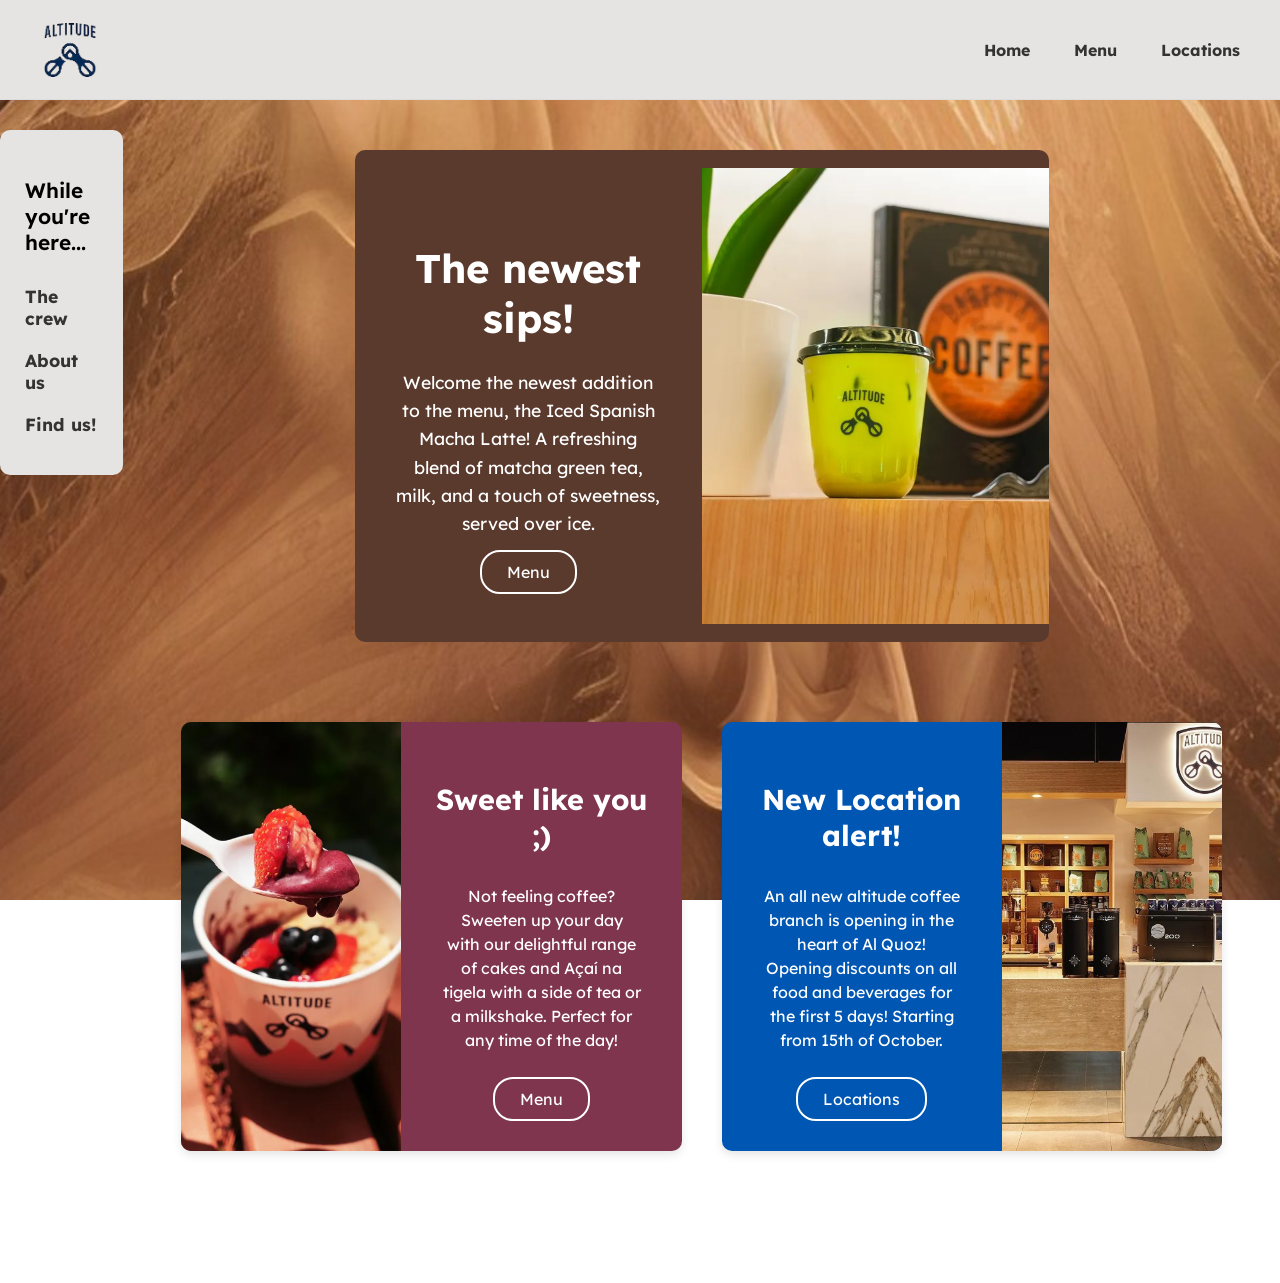
<file: index.html>
<!DOCTYPE html>
<html lang="en-US">
<head>
	<title>Altitude Home</title>
	<link rel="stylesheet" href="assets/CSS/style.css">
	<meta charset="UTF-8">

	<!-- Imports the Lexend font family from Google Fonts -->
	<link href="https://fonts.googleapis.com/css2?family=Lexend:wght@100..900&display=swap" rel="stylesheet">
</head>
<body class = "home-body">

	<!-- The header contains the logo centered at the top and the main navigation bar on the right side -->
	<header>
		<div class = "logo-container">
		<a href="index.html">
			<img src="assets/images/altitude_logo.png" alt="Altitude Coffee Logo" class="logo">
		</a>
		</div>
		<nav class="right-navigation-bar">
			<ul class="navigation">
				<li><a href="index.html">Home</a></li>
				<li><a href="menu.html">Menu</a></li>
				<li><a href="locations.html">Locations</a></li>
			</ul>
		</nav>
	</header>

	<!-- Wraps the main content and sidebar side-by-side -->
	<div class="content-wrapper">

		<!-- Contains quick links to other related pages such as “Meet the Crew” and “About Us” -->
        <aside class="sidebar">
			<h2 class="sidebar-heading">While you're here...</h2>
            <nav class="sidebar-navigation">
                <ul>
                    <li><a href="the_crew.html">The crew</a></li>
                    <li><a href="about.html">About us</a></li>
					<li><a href="locations.html">Find us!</a></li>
                </ul>
            </nav>
        </aside>

	<!-- Contains the homepage promotional content with two main promotional areas -->
	<main class="full-content">

	<!-- === Featured Promo Section === -->
    <!-- Displays the newest drink promotion with text and an image side by side -->
	<section class="promo-section">
		<div class="promo-text">
			<h2>The newest sips!</h2>
			<p>
			Welcome the newest addition to the menu, the Iced Spanish Macha Latte! 
			A refreshing blend of matcha green tea, milk, and a touch of sweetness, served over ice. 
			</p>
			<a href="menu.html" class="menu-button">Menu</a>
		</div>

		<div class="promo-image">
			<img src="assets/images/spanish_latte.png" alt="Iced Spanish Macha Latte">
		</div>
	</section>

	<!-- === Two-Column Promo Section === -->
    <!-- Displays two promotional cards side-by-side: one for desserts and one for new locations -->
	<section class="two-column-promo">
        
		<!-- Left promo card – features dessert and sweet items -->
        <div class="promo-card">
            <div class="card-image-container">
                <img src="assets/images/menu_pic.png" alt="menu pic 2" class="card-image">
            </div>
            <div class="card-content">
                <h3>Sweet like you ;)</h3>
                <p>
                Not feeling coffee? Sweeten up your day with our delightful range of cakes and Açaí na tigela
				with a side of tea or a milkshake. Perfect for any time of the day!
                </p>
				<a href="menu.html" class="menu-button-2">Menu</a>
            </div>
        </div>

		<!-- Right promo card – announces a new branch opening -->
        <div class="promo-card mirror">
            <div class="card-image-container">
                <img src="assets/images/locations.png" alt="locations image" class="card-image">
            </div>
            <div class="card-content">
                <h3>New Location alert!</h3>
                <p>
                An all new altitude coffee branch is opening in the heart of Al Quoz!
				Opening discounts on all food and beverages for the first 5 days! Starting from 15th of October.
                </p>
				<a href="locations.html" class="menu-button-2 mirror">Locations</a>
            </div>
        </div>

    </section>
	</main>
	</div>

	<!-- Displays copyright information at the bottom of the page -->
	<footer>
		<p>&copy; Copyright 2025 Altitude Coffee</p>
	</footer>
</body>
</html>
</file>
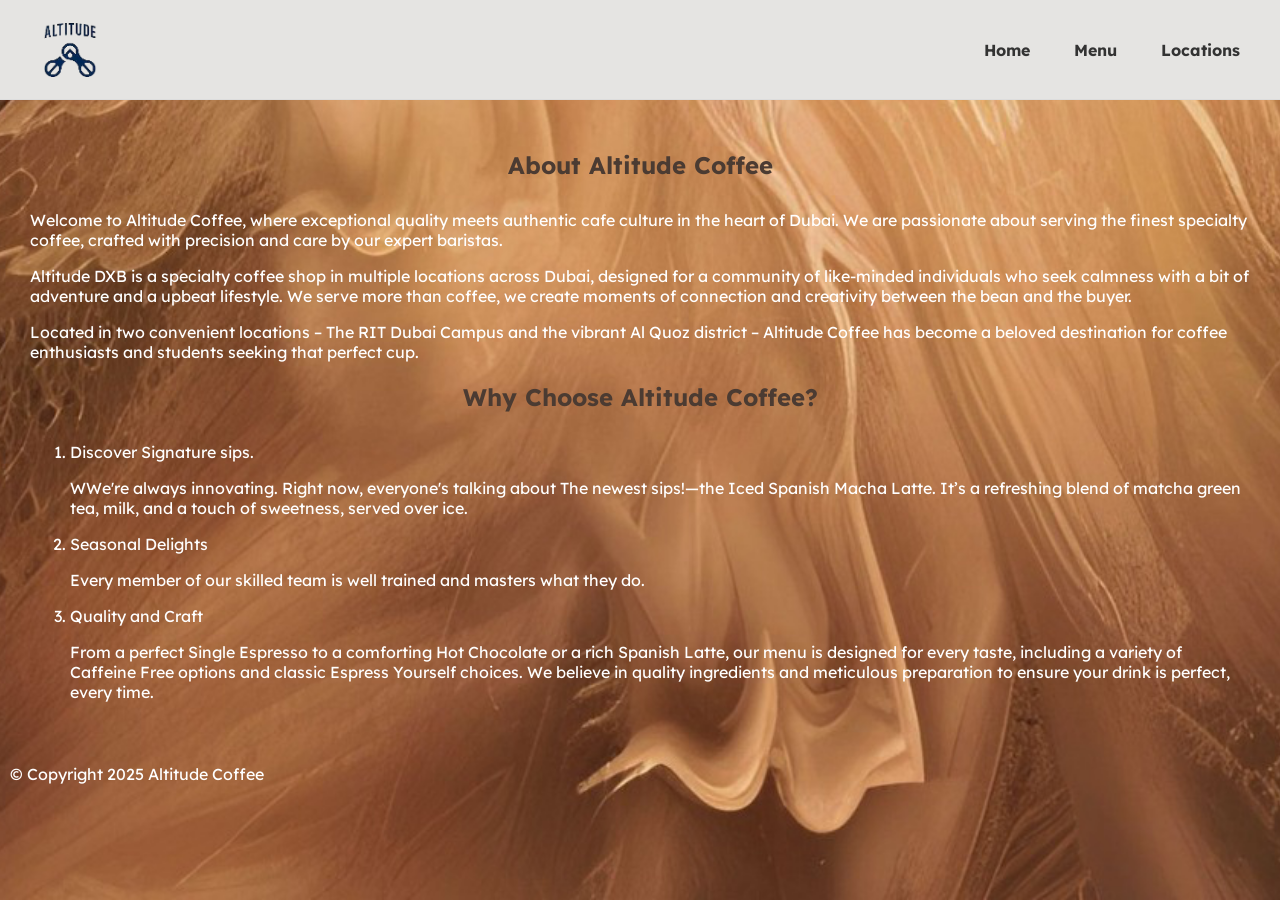
<file: about.html>
<!DOCTYPE html>
<html lang="en-US">
<head>
	<title>About Altitude Coffee</title>
	<link rel="stylesheet" href="assets/CSS/style.css">
	<meta charset="UTF-8">

	<!-- Imports the Lexend font family from Google Fonts -->
	<link href="https://fonts.googleapis.com/css2?family=Lexend:wght@100..900&display=swap" rel="stylesheet">
</head>
<body class = "about-body">

	<!-- The header contains the logo centered at the top and the main navigation bar on the right side -->
	<header>
		<div class = "logo-container">
		<a href="index.html">
			<img src="assets/images/altitude_logo.png" alt="Altitude Coffee Logo" class="logo">
		</a>
		</div>
		<nav class="right-navigation-bar">
			<ul class="navigation">
				<li><a href="index.html">Home</a></li>
				<li><a href="menu.html">Menu</a></li>
				<li><a href="locations.html">Locations</a></li>
			</ul>
		</nav>
	</header>

	<!-- Introduces Altitude Coffee, its concept, values, and key highlights -->
    <main class="full-content">
      <section class="main-content">

		<!-- About section describing the café’s purpose and locations -->
		<h2>About Altitude Coffee</h2>
		<p>Welcome to Altitude Coffee, where exceptional quality meets authentic cafe culture in the heart of Dubai. We are passionate about serving 		the finest specialty coffee, crafted with precision and 		care by our expert baristas.</p>
		<p>Altitude DXB is a specialty coffee shop in multiple locations across Dubai, designed for a community of like-minded individuals who seek 		calmness with a bit of adventure and a upbeat lifestyle. 
                We serve more than coffee, we create moments of connection and creativity between the bean and the buyer.</p>
		<p>Located in two convenient locations – The RIT Dubai Campus and the vibrant Al Quoz district – Altitude Coffee has become a beloved 			destination for coffee enthusiasts and students seeking that perfect cup.</p>
		
		<!-- Section explaining the café’s strengths and unique features -->
		<h2>Why Choose Altitude Coffee?</h2>
		<ol id="features">
			<li>Discover Signature sips.
			<p>WWe're always innovating. Right now, everyone's talking about The newest sips!—the Iced Spanish Macha Latte. It’s a refreshing blend of matcha green tea, milk, and a touch of sweetness, served over ice.</p></li>
			<li>Seasonal Delights
			<p>Every member of our skilled team is well trained and masters what they do.</p></li>
			<li>Quality and Craft
			<p>From a perfect Single Espresso to a comforting Hot Chocolate or a rich Spanish Latte, our menu is designed for every taste, including a variety of Caffeine Free options and classic Espress Yourself choices. We believe in quality ingredients and meticulous preparation to ensure your drink is perfect, every time.</p></li>
		</ol>
	</section>
	</main>  

	<!-- Displays copyright information at the bottom of the page -->
	<footer>
		<p>&copy; Copyright 2025 Altitude Coffee</p>
	</footer>
</body>
</html>
</file>
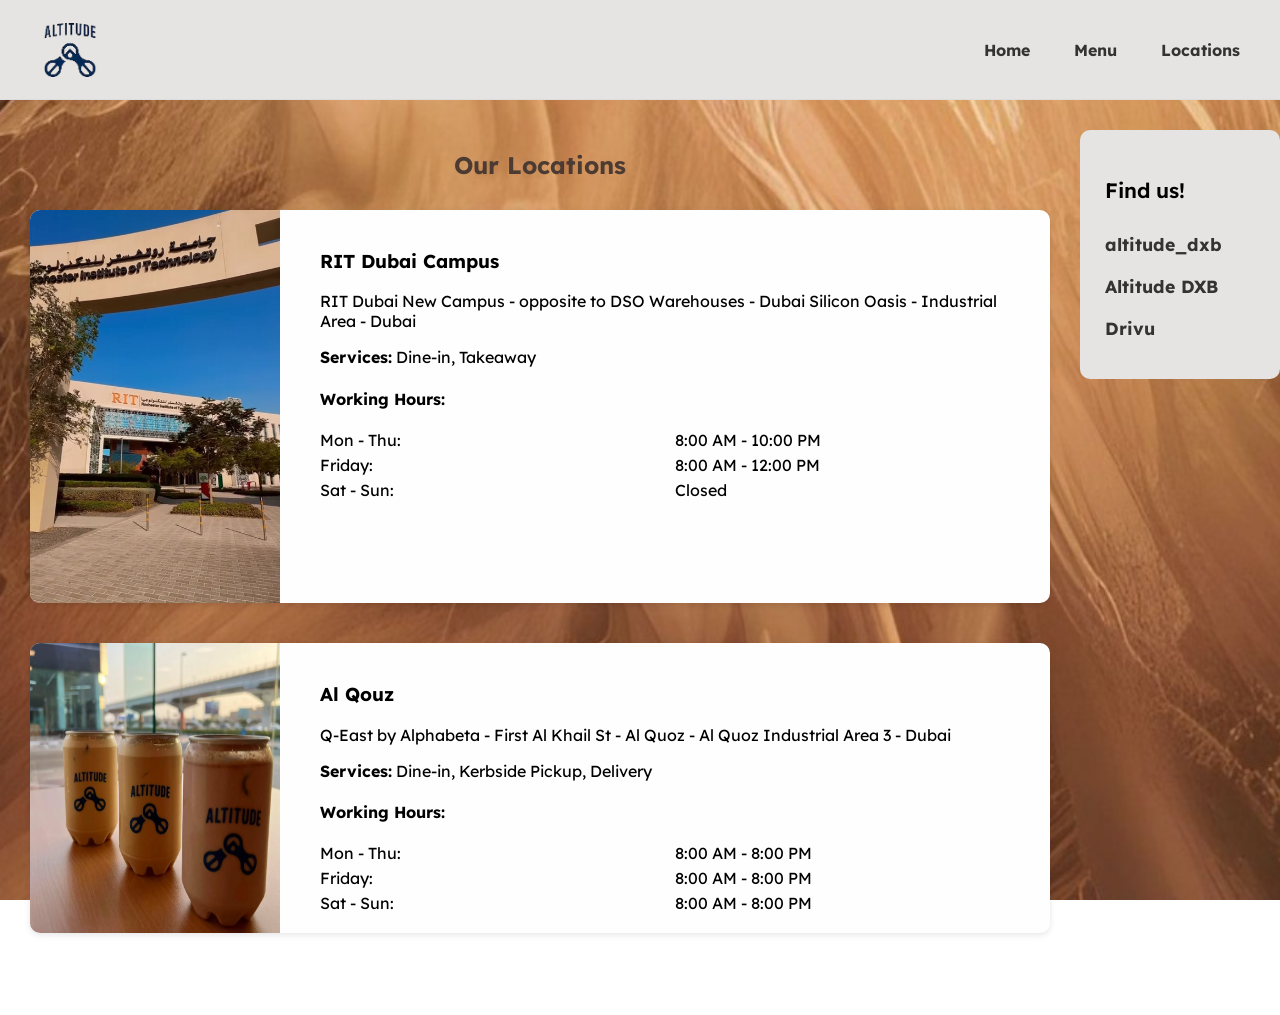
<file: locations.html>
<!DOCTYPE html>
<html lang="en-US">
<head>
    <title>Altitude Coffee Locations</title>
    <link rel="stylesheet" href="assets/CSS/style.css">
    <meta charset="UTF-8">
    <link href="https://fonts.googleapis.com/css2?family=Lexend:wght@100..900&display=swap" rel="stylesheet">
</head>
<body class = "locations">

	<!-- The header contains the logo centered at the top and the main navigation bar on the right side -->
    <header>
        <div class="logo-container">
            <a href="index.html">
                <img src="assets/images/altitude_logo.png" alt="Altitude Coffee Logo" class="logo">
            </a>
        </div>
        <nav class="right-navigation-bar">
            <ul class="navigation">
                <li><a href="index.html">Home</a></li>
                <li><a href="menu.html">Menu</a></li>
                <li><a href="locations.html">Locations</a></li>
            </ul>
        </nav>
    </header>
    
	<!-- Wraps both the main page content and the sidebar for a structured layout -->
    <div class="content-wrapper">

		<!-- Contains information about Altitude Coffee's different locations -->
        <main class="main-content">
            <h2>Our Locations</h2>
            
			<!-- Each card displays a branch image, address, services, and working hours -->
            <div class="location-cards">
                <div class="location-card">
                    <div class="location-image">
                        <img src="assets/images/rit.png" alt="RIT branch" class="location-img">
                    </div>
                    <div class="location-info">
                        <h3> RIT Dubai Campus</h3>
                        <p class="address">RIT Dubai New Campus - opposite to DSO Warehouses - Dubai Silicon Oasis - Industrial Area - Dubai</p>
                        <p class="services"><strong>Services:</strong> Dine-in, Takeaway</p>
                        <div class="working-hours">
                            <h4>Working Hours:</h4>
                            <div class="hours-grid">
                                <span>Mon - Thu:</span>
                                <span>8:00 AM - 10:00 PM</span>
                                <span>Friday:</span>
                                <span>8:00 AM - 12:00 PM</span>
                                <span>Sat - Sun:</span>
                                <span>Closed</span>
                            </div>
                        </div>
                    </div>
                </div>
                
                <div class="location-card">
                    <div class="location-image">
                        <img src="assets/images/al_quoz.png" alt="Al Qouz branch" class="location-img">
                    </div>
                    <div class="location-info">
                        <h3> Al Qouz</h3>
                        <p class="address">Q-East by Alphabeta - First Al Khail St - Al Quoz - Al Quoz Industrial Area 3 - Dubai</p>
                        <p class="services"><strong>Services:</strong> Dine-in, Kerbside Pickup, Delivery</p>
                        <div class="working-hours">
                            <h4>Working Hours:</h4>
                            <div class="hours-grid">
                                <span>Mon - Thu:</span>
                                <span>8:00 AM - 8:00 PM</span>
                                <span>Friday:</span>
                                <span>8:00 AM - 8:00 PM</span>
                                <span>Sat - Sun:</span>
                                <span>8:00 AM - 8:00 PM</span>
                            </div>
                        </div>
                    </div>
                </div>
            </div>
        </main>
        
		<!-- Provides quick access to other pages such as "The Crew" and "About Us" -->
        <aside class="sidebar mirror">
            <h2 class="sidebar-heading">Find us!</h2>
            <nav class="sidebar-navigation">
                <ul>
                    <li><a href="https://www.instagram.com/altitude_dxb/" target="_blank">altitude_dxb</a></li>
                    <li><a href="https://www.facebook.com/people/Altitude-DXB/100075548482716/#" target="_blank">Altitude DXB</a></li>
                    <li><a href="https://drivu.co/DriveThru/Altitude_J69wJ/Al_Quoz_1" target="_blank">Drivu</a></li>
                </ul>
            </nav>
        </aside>
    </div>
    
	<!-- Displays copyright information at the bottom -->
    <footer>
        <p>&copy; Copyright 2025 Altitude Coffee</p>
    </footer>
</body>
</html>
</file>
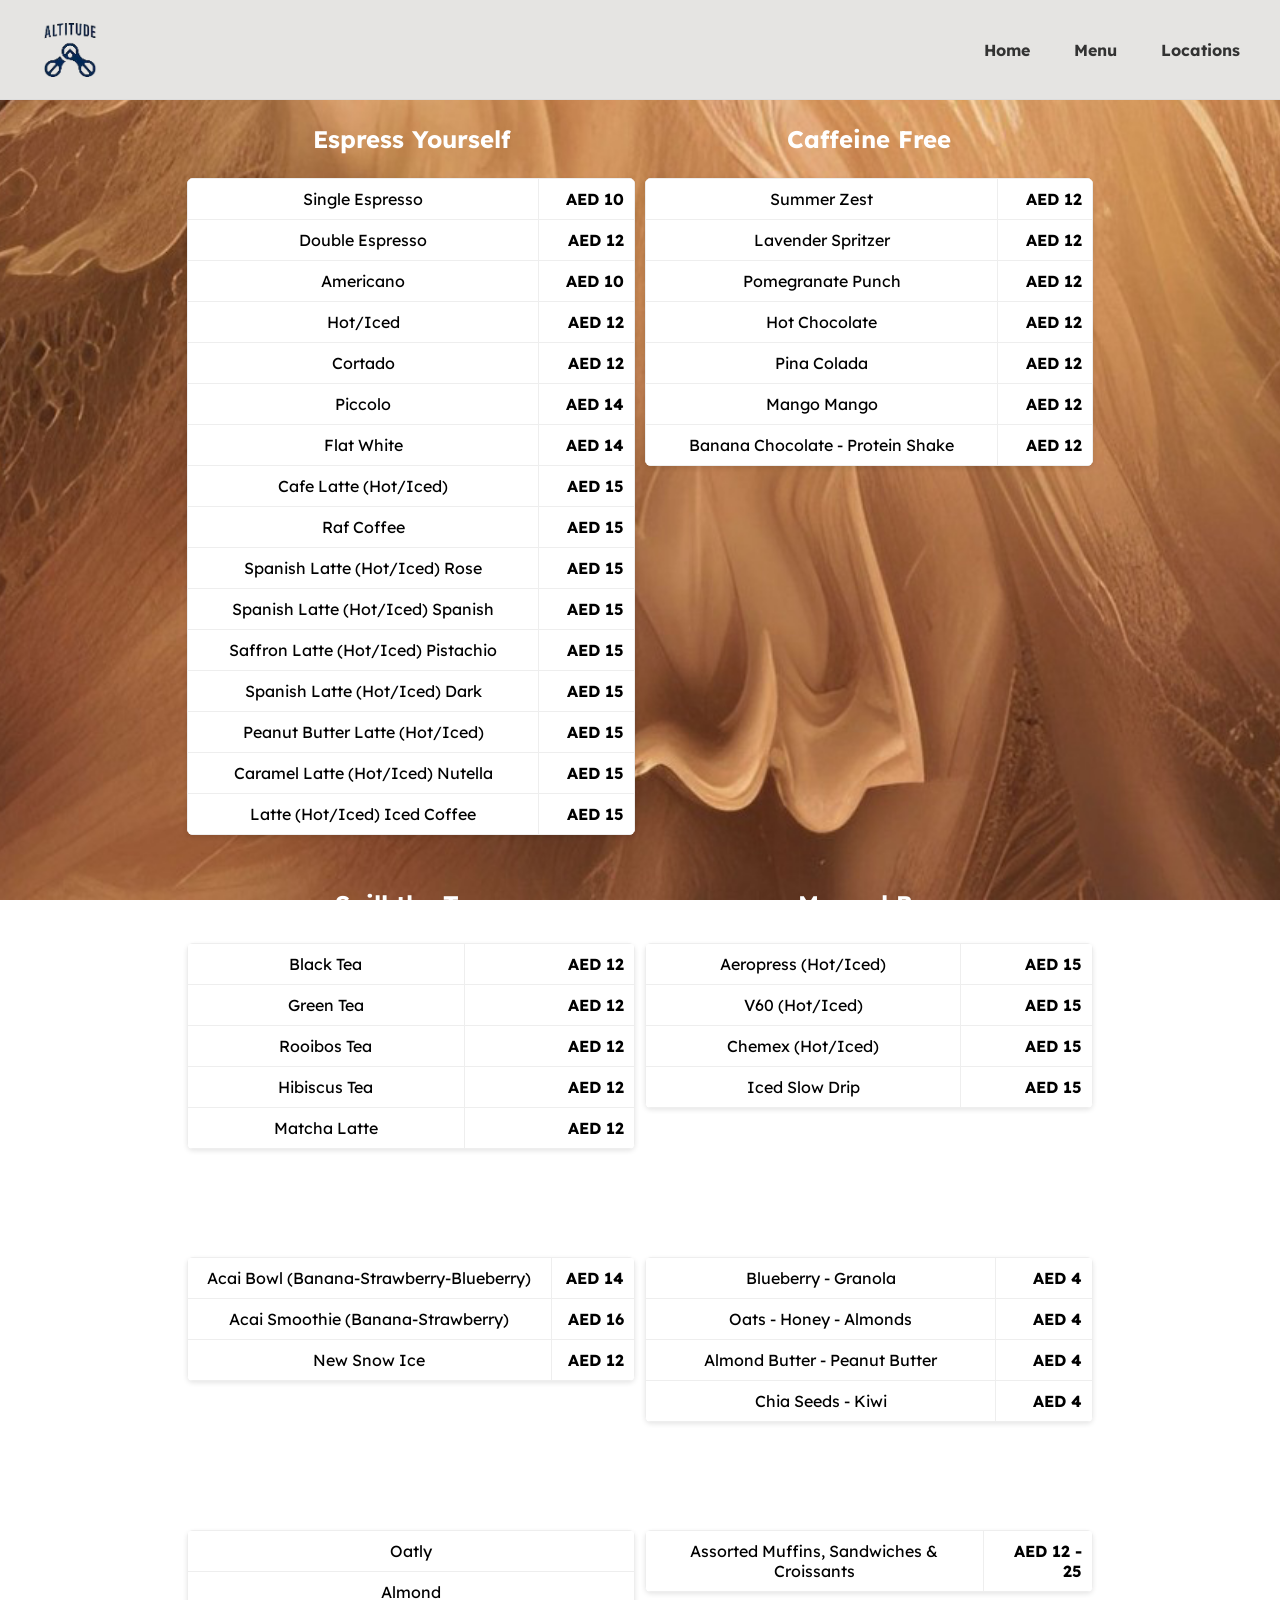
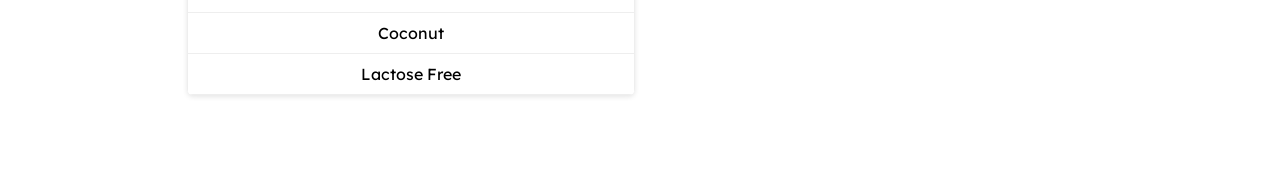
<file: menu.html>
<!DOCTYPE html>
<html lang = "en">
<head>
	<meta charset = "UTF-8" >
	<title> Altitude - Menu </title>
	<link rel="stylesheet" href="assets/CSS/style.css">
	<link href="https://fonts.googleapis.com/css2?family=Lexend:wght@100..900&display=swap" rel="stylesheet">
</head>
<body class = "menu-body">

<!-- The header contains the logo centered at the top and the main navigation bar on the right side -->
<header>
		<div class = "logo-container">
		<a href="index.html">
			<img src="assets/images/altitude_logo.png" alt="Altitude Coffee Logo" class="logo">
		</a>
		</div>
		<nav class="right-navigation-bar">
			<ul class="navigation">
				<li><a href="index.html">Home</a></li>
				<li><a href="menu.html">Menu</a></li>
				<li><a href="locations.html">Locations</a></li>
			</ul>
		</nav>
	</header>

	<!-- Introduces the café menu with various sections for different drink categories -->
	<main class = "full-content">
	<section class = "main-content-menu">
	
	<!-- Each Menu item has a different name and price respectively -->
	<!-- Different types of drinks/foods in separate tables -->
	<div class="menu-row">
	<div class="menu-col">
		<h3 id = "espresso"> Espress Yourself </h3>
		<table>
		<tr><td> Single Espresso </td> <td> AED 10 </td></tr>
		<tr><td> Double Espresso </td> <td> AED 12 </td></tr>
		<tr><td> Americano </td> <td> AED 10 </td></tr>
		<tr><td> Hot/Iced </td> <td> AED 12 </td></tr>
		<tr><td> Cortado </td> <td> AED 12 </td></tr>
		<tr><td> Piccolo </td> <td> AED 14 </td></tr>
		<tr><td> Flat White </td> <td> AED 14 </td></tr>
		<tr><td> Cafe Latte (Hot/Iced) </td> <td> AED 15 </td></tr>
		<tr><td> Raf Coffee </td> <td> AED 15 </td></tr>
		<tr><td> Spanish Latte (Hot/Iced) Rose </td> <td> AED 15 </td></tr>
		<tr><td> Spanish Latte (Hot/Iced) Spanish </td> <td> AED 15 </td></tr>
		<tr><td> Saffron Latte (Hot/Iced) Pistachio </td> <td> AED 15 </td></tr>
		<tr><td> Spanish Latte (Hot/Iced) Dark </td> <td> AED 15 </td></tr>
		<tr><td> Peanut Butter Latte (Hot/Iced) </td> <td> AED 15 </td></tr>
		<tr><td> Caramel Latte (Hot/Iced) Nutella </td> <td> AED 15 </td></tr>
		<tr><td> Latte (Hot/Iced) Iced Coffee </td> <td> AED 15 </td></tr>
		</table>
</div>

<div class="menu-col">
		<h3 id = "caffeine-free"> Caffeine Free </h3>
		<table>
		<tr><td> Summer Zest </td> <td> AED 12 </td></tr>
		<tr><td> Lavender Spritzer </td> <td> AED 12 </td></tr>
		<tr><td> Pomegranate Punch </td> <td> AED 12 </td></tr>
		<tr><td> Hot Chocolate </td> <td> AED 12 </td></tr>
		<tr><td> Pina Colada </td> <td> AED 12 </td></tr>
		<tr><td> Mango Mango </td> <td> AED 12 </td></tr>
		<tr><td> Banana Chocolate - Protein Shake </td> <td> AED 12 </td></tr>
		</table>
</div>
</div>


<div class="menu-row">
<div class="menu-col">
		<h3 id = "tea"> Spill the Tea </h3>
		<table>
		<tr><td> Black Tea </td> <td> AED 12 </td></tr>
		<tr><td> Green Tea </td> <td> AED 12 </td></tr>
		<tr><td> Rooibos Tea </td> <td> AED 12 </td></tr>
		<tr><td> Hibiscus Tea </td> <td> AED 12 </td></tr>
		<tr><td> Matcha Latte </td> <td> AED 12 </td></tr>
		</table>
</div>
		

<div class="menu-col">
		<h3 id = "manualbar"> Manual Bar </h3>
		<table>
		<tr><td> Aeropress (Hot/Iced) </td> <td> AED 15 </td></tr>
		<tr><td> V60 (Hot/Iced) </td> <td> AED 15 </td></tr>
		<tr><td> Chemex (Hot/Iced)</td> <td> AED 15 </td></tr>
		<tr><td> Iced Slow Drip </td> <td> AED 15 </td></tr>
		</table>
		
</div>
</div>

		
<div class = "menu-row">
<div class = "menu-col">
<h3 id = "acai"> Frost Bite </h3>
		<table>
		<tr><td> Acai Bowl (Banana-Strawberry-Blueberry)</td> <td> AED 14 </td>			</tr>
		<tr><td> Acai Smoothie (Banana-Strawberry) </td> <td> AED 16 </td></tr>
		<tr><td> New Snow Ice </td> <td> AED 12 </td></tr>
		</table>
</div>

<div class = "menu-col">
		<h3 id = "toppings"> Top it Off </h3>
		<table>
		<tr><td> Blueberry - Granola </td> <td> AED 4 </td></tr>
		<tr><td> Oats - Honey - Almonds </td> <td> AED 4 </td></tr>
		<tr><td> Almond Butter - Peanut Butter </td> <td> AED 4 </td></tr>
		<tr><td> Chia Seeds - Kiwi </td> <td> AED 4 </td></tr>
		</table>
</div>
</div>

<div class = "menu-row">
<div class = "menu-col">
		<h3 id = "milkalt"> Milk Alternatives </h3>
		<table>
		<tr><td> Oatly </td></tr>
		<tr><td> Almond </td></tr>
		<tr><td> Coconut </td></tr>
		<tr><td> Lactose Free </td></tr>
		</table>

</div>

<div class = "menu-col">
		<h3 id = "food"> Food </h3>
		<table>
		<tr><td> Assorted Muffins, Sandwiches & Croissants </td> <td> AED 12 - 25 		</td></tr>
		</table>
</div>
</div>

		</section>

</main>

<!-- Displays copyright information at the bottom of the page -->
<footer>
		<p>&copy; Copyright 2025 Altitude Coffee</p>
</footer>
</body>
</html>
</file>
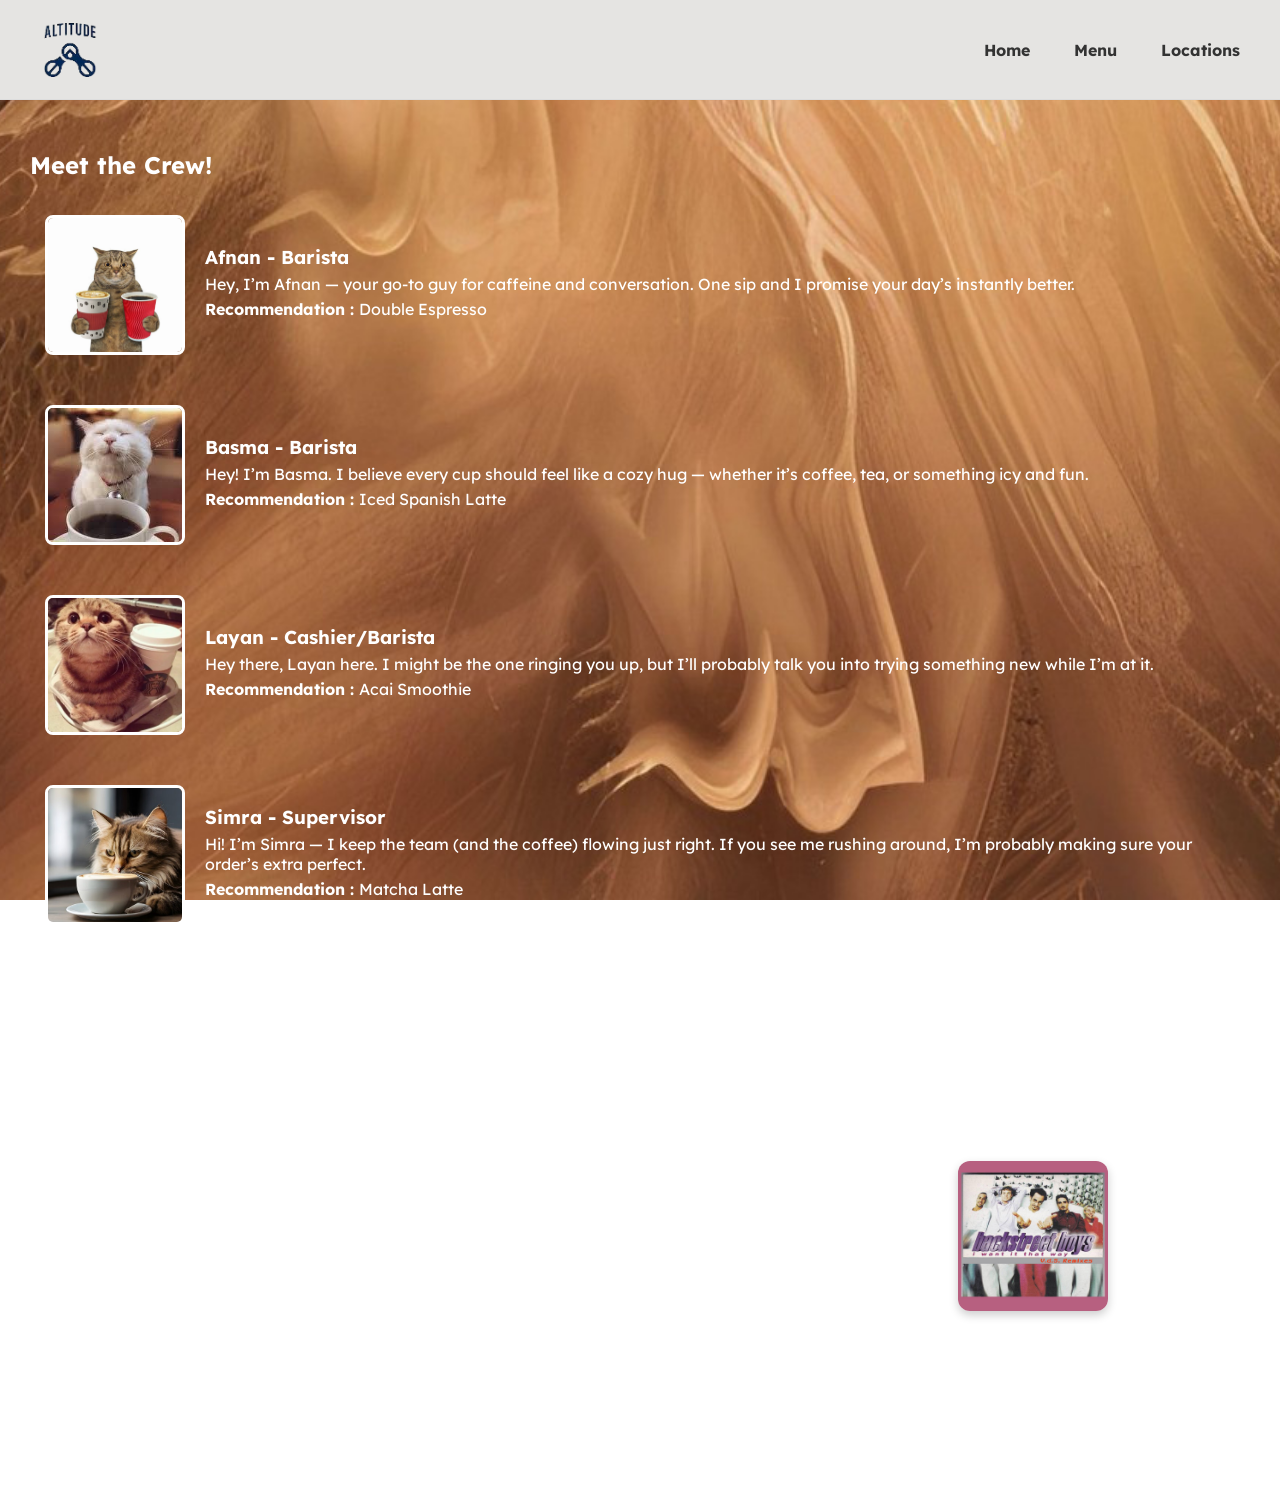
<file: the_crew.html>
<!DOCTYPE html>
<html lang = "en">
<head>
	<meta charset = "UTF-8">
	<title> Altitude - Crew </title>
	<link rel = "stylesheet" href = "assets/CSS/style.css">
	<link href="https://fonts.googleapis.com/css2?family=Lexend:wght@100..900&display=swap" rel="stylesheet">
</head>
<body class="crew-body">

	<!-- The header contains the logo centered at the top and the main navigation bar on the right side -->
	<header>
		<div class = "logo-container">
		<a href="index.html">
			<img src="assets/images/altitude_logo.png" alt="Altitude Coffee Logo" class="logo">
		</a>
		</div>
		<nav class="right-navigation-bar">
			<ul class="navigation">
				<li><a href="index.html">Home</a></li>
				<li><a href="menu.html">Menu</a></li>
				<li><a href="locations.html">Locations</a></li>
			</ul>
		</nav>
	</header>

	<!-- Introduces the café crew and includes a fun playlist section -->
		<main class = "full-content">
			<section class = "main-content">

			<!-- Displays photos, names, roles, short bios, and drink recommendations -->	
			<h1> Meet the Crew! </h1>

			<div class = "crewbox">
			<img src = "assets/images/cat2.jpg" alt = "Naveen" class = "cphoto">
				<div class = "crewstatement">
				<h3> Afnan - Barista </h3>
				<p> Hey, I’m Afnan — your go-to guy for caffeine and conversation. One sip and I promise your day’s instantly better.</p>
				<p><strong> Recommendation : </strong> Double Espresso</p>
				</div>
			</div>

			<div class = "crewbox">
			<img src = "assets/images/cat1.jpg" alt = "Anna" class = "cphoto">
				<div class = "crewstatement">
				<h3> Basma - Barista </h3>
				<p> Hey! I’m Basma. I believe every cup should feel like a cozy hug — 			whether it’s coffee, tea, or something icy and fun.</p>
				<p><strong> Recommendation : </strong> Iced Spanish Latte</p>
				</div>
			</div>

			<div class = "crewbox">
			<img src = "assets/images/cat3.jpg" alt = "Omar" class = "cphoto">
				<div class = "crewstatement">
				<h3> Layan - Cashier/Barista </h3>
				<p> Hey there, Layan here. I might be the one ringing you up, but I’ll 			probably talk you into trying something new while I’m at it.</p>
				<p><strong> Recommendation : </strong> Acai Smoothie</p>
				</div>
			</div>

			<div class = "crewbox">
			<img src = "assets/images/cat4.jpg" alt = "Stacie" class = "cphoto">
				<div class = "crewstatement">
				<h3> Simra - Supervisor </h3>
				<p> Hi! I’m Simra — I keep the team (and the coffee) flowing just right. 		If you see me rushing around, I’m probably making sure your order’s extra 		perfect. </p>
				<p><strong> Recommendation : </strong> Matcha Latte</p>
				</div>
			</div>
		<br>

		<!-- Showcases songs that represent the café’s chill, friendly vibe -->
		<h1> Crew Playlist </h1>
		<div class = "playlist">

			<!-- Left side shows song list; right side shows the “Now Playing” area -->
			<div class = "playlist-layout">

			<!-- Left Column: Song List -->
			<div class = "left-column">
			<div class = "tracks">
				<span class = "number"> 1 </span>
				<span class = "title"> Put Your Records On </span>
				<span class = "artist"> Corinne Bailey Rae </span>
			</div>

			<div class = "tracks">
				<span class = "number"> 2 </span>
				<span class = "title"> Espresso </span>
				<span class = "artist"> Sabrina Carpenter</span>
			</div>


			<div class = "tracks">
				<span class = "number"> 3 </span>
				<span class = "title"> Golden Hour </span>
				<span class = "artist"> JVKE </span>
			</div>

			<div class = "tracks">
				<span class = "number"> 4 </span>
				<span class = "title"> Coffee </span>
				<span class = "artist"> beabadoobee </span>
			</div>

			<div class = "tracks">
				<span class = "number"> 5 </span>
				<span class = "title"> Sunflower </span>
				<span class = "artist"> Post Malone </span>
			</div>

			<div class = "tracks">
				<span class = "number"> 6 </span>
				<span class = "title"> Perfect </span>
				<span class = "artist"> Ed Sheeran </span>
			</div>
		</div>

			<!-- Right Column: Now Playing Section -->
			<div class = "right-column">
				<div class = "now-playing">
					<h3> Now playing </h3>
					<div class = "album-box"> 
					<img src = "assets/images/bb.jpg" alt = "backstreet boys">
					</div>
					<p> <strong> I Want it that Way </strong> - Backstreet Boys </p>
				</div>
			</div>
		</div>
	</div>
	</section>
	</main>

	<!-- Displays copyright information -->
	<footer>
	<p>&copy; Copyright 2025 Altitude Coffee</p>
	</footer>

</body>
</html>
</file>
<file: assets/CSS/style.css>
* {
	box-sizing: border-box;   /* Ensures padding/border doesn't affect element width */
}

.about-body, .menu-body, .home-body, .locations, .crew-body {
    background-image: url('../images/bgall.png');     /* Sets background image for the menu page*/
    background-size: cover; 
    background-attachment: fixed;
    background-position: center center;       /* Centers the image in the background */
}
.about-body{
	color: white;
}
/*COMMON HEADER FOR ALL FILES*/
header {
	background-color: #E5E4E2;
	width: 100%;
	position: fixed;    /* Keeps header at top */
	top: 0;
	left: 0;
	padding: 0px 20px;
	border-bottom: 1px solid #ddd;
	z-index: 1000;       /* Ensures header is above other elements */
	overflow: hidden;		/* Hides overflowing child elements preventing break in layout */
	height: 100px;         /* Fixed header height */
}
footer{
	padding-left: 10px;
	color: white;
}

.logo-container {
	float: left;
	width: 50%;
	text-align: left; 
	position: relative;    /* Enables vertical centering for child elements */
	height: 100px; 
}	
	
.right-navigation-bar {
	float: right;
	width: 50%;
	text-align: right;
	height: 100px; 
	display: flex;          /* Flexbox for vertical alignment */
	align-items: center;     /* Vertically center nav items */
	justify-content: flex-end;     /* Keep nav items on right */
}

.logo {
	background: transparent;
	width: 100px;
	height: 100px;
	border-radius: 50%;    /* Makes logo circular */
	object-fit: cover;     /* Ensures image covers the container */
}  

.navigation li {
	display: inline-block;     /* Horizontally setting menu items */
	margin: 0 10px;
}

.navigation a {
	text-decoration: none;
	color: #333;
	font-weight: bold;
	padding: 5px 10px;
}

.navigation a:hover {
	color: #8B4513; 
}

/*INDEX (HOME) PAGE */

.content-wrapper {
	display: flex;
	align-items: flex-start; 
}

/*Styling the Sidebar*/
.sidebar {
	width: 200px;
	padding: 30px 10px;
	background-color: #E5E4E2;
	border-radius: 10px;
	margin-top: 30px;
}

.sidebar-heading {
    font-family: 'Lexend', sans-serif;
    font-size: 1.3rem;
    font-weight: 600;
    margin-bottom: 20px;
    text-align: left;
	margin-left: 0;
	margin-right: 0;
	padding: 0px 15px;
}

/* Sidebar navigation links */
.sidebar-navigation ul {
	list-style-type: none;
	margin: 0;
	padding: 0;
}

.sidebar-navigation a {
	text-decoration: none;
	color: #333;
	font-weight: bold;
	padding: 10px 15px;
	display: block;
	border-radius: 5px;
	transition: all 0.3s ease;
	font-size: 1.1rem;
}

.sidebar-navigation a:hover {
	background-color: #8B4513;
	color: white;
}
.promo-section {
	display: flex;      /* Flexbox layout for side-by-side image & text */              
	align-items: center;         /* Vertically centers content */    
	background-color: #5b3a2e;   
	color: #fff;                    
	padding: 0;
	width: 60%;   
	margin: 50px auto;      
	overflow: hidden;       
	border-radius: 10px;       
}

.promo-text {
	flex: 0 0 50%;      /* Prevents growth/shrink taking exactly 50% of width */               
	max-width: 50%;               
	text-align:center;
	padding: 60px 40px;
}
.promo-text h2 {
	font-size: 2.5rem;
	margin-bottom: 25px;
	font-weight: 700;
}
.promo-text p {
	font-size: 1.1rem;
	line-height: 1.6;
	margin-bottom: 25px;
}

.menu-button {
	background: transparent;     
	border: 2px solid #fff;
	color: #fff;
	padding: 10px 25px;
	font-size: 1rem;
	border-radius: 20px;
	cursor: pointer;
	transition: 0.3s ease;
	font-family: 'Lexend', sans-serif;
	text-decoration: none;
}
.menu-button:hover {
	background: #fff;
	color: #5b3a2e;
}

.promo-image {
	flex: 0 0 50%;                    
	height: 100%
}
.promo-image img {
	width: 100%;
	height: 100%;
	display: block;
	object-fit: cover;   /* Scales image to cover container without stretching */
	margin: 0;
	display: block;
}
.two-column-promo {
    display: flex; 
    justify-content: center;    /* Centers the cards in the container horizontally */
    align-items: flex-start; 	/* Aligns cards at the top vertically, which is the start of the flexbox*/
    gap: 40px;			/* Space between cards */
    margin: 80px auto; 
    width: 90%; 
    max-width: 1200px; 
}
.promo-card {
	flex: 1;   /* Allows card to grow and shrink evenly in container */
    max-width: 550px;
    background-color: #7E354D;
    border-radius: 10px; 
    overflow: hidden; 
    box-shadow: 0 4px 10px rgba(0, 0, 0, 0.1);
	display: flex;
    flex-direction: row;
    align-items: stretch;    /* Stretches child elements to same height */
   	min-height: 400px;
}

/* Mirrored card layout */
.promo-card.mirror{
    flex-direction: row-reverse;    /* Swaps image & text position */
	background-color: #0056b3;   
}
.card-image-container {
    flex: 1;      /* Takes equal space as content */
    display: flex;		/* Centers the image inside */
    justify-content: center; 
    align-items: center;
    overflow: hidden; 
}
.card-image {
    width: 100%;
    height: 100%; 
    object-fit: cover; 
    display: block; 
}
.card-content {
    flex: 1;
    display: flex; 
    flex-direction: column; 	  /* Stack heading, text, button vertically */
    justify-content: center;  	  /* Vertically center text inside card */
    align-items: center;
    padding: 30px; 
    color: #ffffff;
    text-align: center; 
}
.card-content h3 {
    font-size: 1.8rem;
    margin-bottom: 15px;
    font-weight: 700;
    color: #ffffff; 
}
.card-content p {
    font-size: 1rem;
    line-height: 1.5;
    margin-bottom: 25px;
    text-align: center; 
    width: 90%;       
}
.menu-button-2 {
    background: transparent;     /* Makes button background transparent */
	border: 2px solid #fff;
	color: #fff;
	padding: 10px 25px;
	font-size: 1rem;
	border-radius: 20px;
	cursor: pointer;            /* Changes cursor to pointer on hover */
	transition: 0.3s ease;
	font-family: 'Lexend', sans-serif;
	text-decoration: none;
}
.menu-button-2:hover {
	background: #fff;
	color: #7E354D;
}
.menu-button-2.mirror:hover {
    background: #fff;
	color: #0056b3;
}

@media (max-width: 768px) {
.promo-section {
    flex-direction: column;       /* Stack image above/below text on mobile or smaller screens */
    text-align: center;
}
.promo-text, .promo-image {
	max-width: 100%;
}
.two-column-promo {
    flex-direction: column;        
    align-items: center;
    width: 100%;
    gap: 20px;
}
.promo-card {
    flex-direction: column; 		/* Stack image above content */
    max-width: 90%;
    min-height: unset;			/* Remove fixed height for responsiveness */
}
.promo-card.mirror-layout {
    flex-direction: column; 
}
.card-text-panel, .card-image-panel {
    flex: unset; 
    width: 100%; 
}
.card-image-panel {
    height: 200px;
}
.footer {
	margin-top: auto;
}
}

/*COMMON BODY FOR ALL FILES */

body {
	margin: 0;
	padding-top: 100px; 
	font-family: 'Lexend', sans-serif;
	min-height: 10vh;
	display: flex;
	flex-direction: column;
}

/*LOCATIONS PAGE WITH SAME STRUCTURE AS INDEX (HOME) PAGE*/

.sidebar.mirror {
	margin-left: auto;
}
.main-content {
	flex: 3;
	padding: 30px;
}
.main-content h2 {
	text-align: center;
	margin-bottom: 30px;
	color: #4b3b32;
}
	/* Location cards */
.location-cards {
	display: flex;
	flex-direction: column;
	gap: 40px;
}
.location-card {
	display: flex;
	gap: 20px;
	background: #fefefe;
	border-radius: 10px;
	overflow: hidden;
	box-shadow: 0 2px 6px rgba(0, 0, 0, 0.1);
}
.location-image {
	flex: none;          /* disables flex growth */
	width: 250px;   
}
.location-image img {
	width: 100%;
	height: 100%;
	object-fit:fill;
	display: block;
}
.location-info {
	flex: 2;
	padding: 20px;
}
	.hours-grid {
	display: grid;
	grid-template-columns: 1fr 1fr;
	row-gap: 5px;
}

/* MENU PAGE WITH TABLE AND BACKGROUND*/

.menu-row {
 	display: flex;
    justify-content: center; 	/* Centers the columns in the container horizontally */
    gap: 10px;
    margin-bottom: 30px;
}
.menu-col {
	width: 35%; 
    min-width: 300px; 
}

table {
	width: 100%;
   	border-collapse: collapse;        /* Merges table borders for a smooth look */
    margin-top: 10px;
	margin: 0px auto;
   	background-color: #fff;
	border-radius: 6px;
	overflow: hidden;
	box-shadow: 0 2px 5px rgba(0,0,0,0.1);
}
th, td {
  	padding: 10px;
 	border: 1px solid #eee;
  	text-align: center;
}

td:last-child {
    text-align: right;
	font-weight: bold;
}

#milkalt + table td {
    text-align: center;
    font-weight: normal;
}

#espresso, #caffeine-free, #tea, #manualbar, #acai, #toppings, #milkalt, #food {
	text-align: center;
	font-weight: bold;
	font-size: 1.5em;	       /*font size relative to the parent element*/
	color: #ffffff;
} 
#stitle {
	text-align: center;
}

/*MEET THE CREW PAGE*/
.crew-body {
	color: white;
}
.crewbox {
  	display: flex;
  	align-items: center;
  	margin-bottom: 20px;
  	padding: 15px;
  	border-radius: 10px;
}
.cphoto {
  	width: 140px;
  	height: 140px;
  	border-radius: 8px;
  	object-fit: cover;
  	margin-right: 20px;
  	border: 3px solid ; 
}
.crewstatement h3 {
  	margin: 0;			/* Removes default margin for better spacing */
}
.crewstatement p {
  	margin: 5px 0;
}
.playlist {
  	padding: 30px;
  	border-radius: 15px;
  	margin-top: 40px; 
  	width: 100%;                
  	margin-left: 0;            	
  	margin-right: auto;          
	box-sizing: border-box;		/* Ensures padding doesn't affect width */
}
.playlist-layout {
  	display: flex;
  	align-items: flex-start;
  	justify-content: space-between;        /* Puts space between left and right columns */
  	gap: 40px;
  	flex-direction: row; 
}
.left-column {
  	flex: 2;
  	display: flex;
  	flex-direction: column;
  	gap: 10px;
}
.tracks {
  	display: flex;
  	justify-content: space-between;
  	align-items: center;
  	background: rgba(255, 255, 255, 0.15);
  	padding: 10px 15px;
  	border-radius: 8px;				
}
.number, .title {
  	width: 20px;
  	font-weight: bold;
}
.title {
  	flex: 1;
  	margin-left: 10px;
  	font-weight: 600;
}
.artist {
  	opacity: 0.85;   	/* Slightly faded text for artist name */
  	font-size: 0.9em;
}
.right-column {
	flex: 1;
	display: flex;
	flex-direction: column;
	align-items: center;
	gap: 15px;
}
.album-box {
  	width: 150px;
  	height: 150px;
  	border-radius: 12px;
  	overflow: hidden;			/* Ensures image doesn't overflow container */
  	box-shadow: 0 4px 10px rgba(0, 0, 0, 0.2);
  	display: flex;
  	align-items: center;
  	justify-content: center;
  	background: #fff; 
}
.album-box img {
  	width: 100%;
  	height: 100%;
  	object-fit: cover;  
  	display: block;    
}
.now-playing {
  	flex: 1;
  	display: flex;
  	flex-direction: column;
  	align-items: center;
  	text-align: center;
}
</file>
